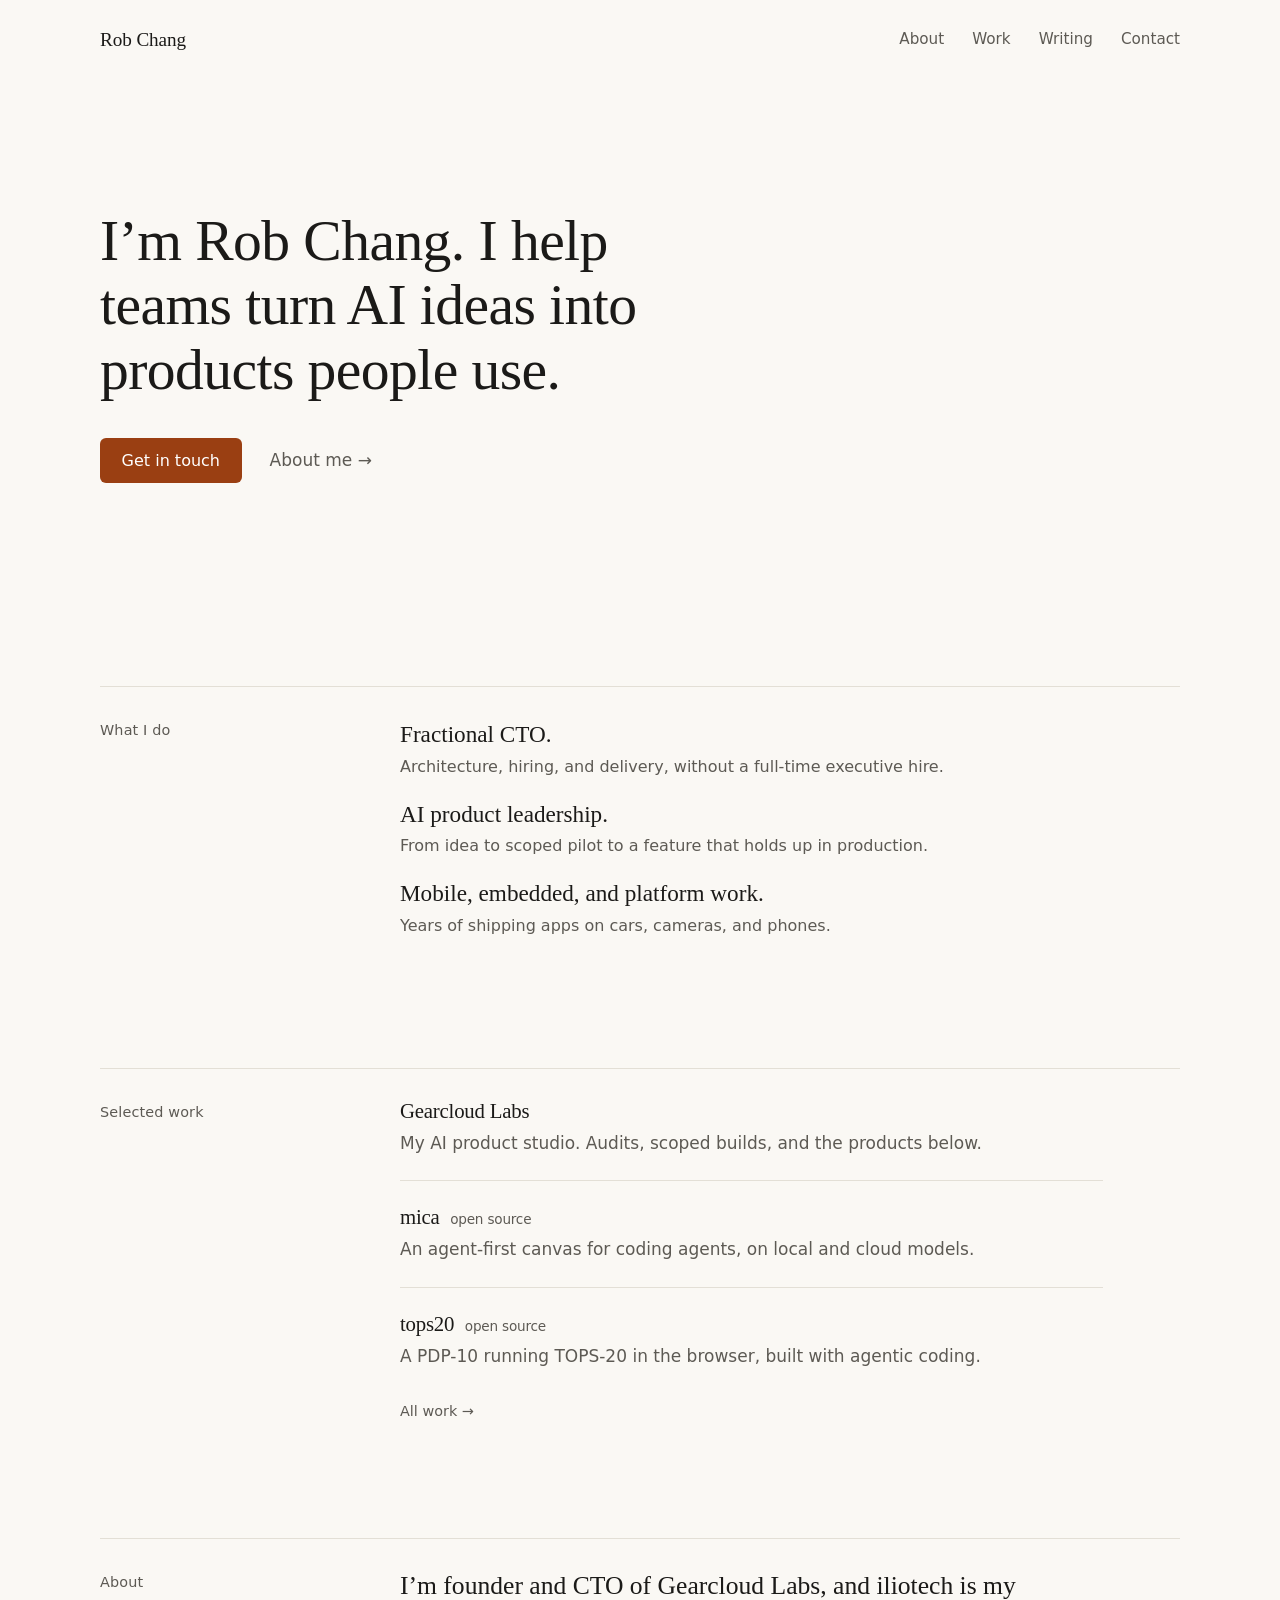
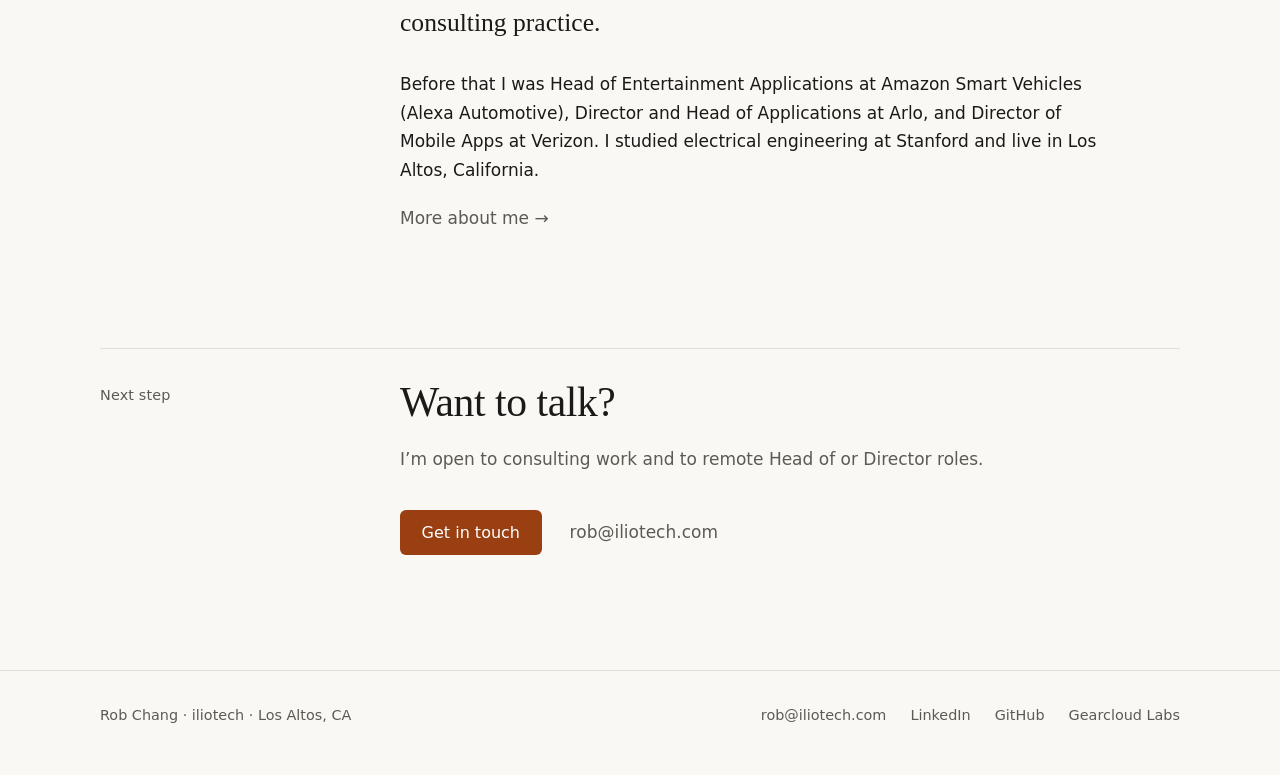
<file: index.html>
<!DOCTYPE html>
<html lang="en">
<head>
  <meta charset="utf-8">
  <meta name="viewport" content="width=device-width, initial-scale=1">
  <title>Rob Chang — iliotech | Fractional CTO and AI product leadership</title>
  <meta name="description" content="Rob Chang: fractional CTO and AI product leader. Founder &amp; CTO of Gearcloud Labs; previously Amazon Alexa Automotive, Arlo, Verizon. Stanford EE.">
  <meta name="author" content="Rob Chang">
  <link rel="canonical" href="https://iliotech.com/">
  <meta name="robots" content="index,follow">
  <meta name="theme-color" content="#faf8f4">
  <meta property="og:type" content="website">
  <meta property="og:site_name" content="iliotech">
  <meta property="og:title" content="Rob Chang — iliotech | Fractional CTO and AI product leadership">
  <meta property="og:description" content="Rob Chang: fractional CTO and AI product leader. Founder &amp; CTO of Gearcloud Labs; previously Amazon Alexa Automotive, Arlo, Verizon. Stanford EE.">
  <meta property="og:url" content="https://iliotech.com/">
  <meta property="og:image" content="https://iliotech.com/assets/og-default.svg">
  <meta name="twitter:card" content="summary_large_image">
  <meta name="twitter:title" content="Rob Chang — iliotech | Fractional CTO and AI product leadership">
  <meta name="twitter:description" content="Rob Chang: fractional CTO and AI product leader. Founder &amp; CTO of Gearcloud Labs; previously Amazon Alexa Automotive, Arlo, Verizon. Stanford EE.">
  <meta name="twitter:image" content="https://iliotech.com/assets/og-default.svg">
  <link rel="icon" href="./favicon.svg" type="image/svg+xml">
  <link rel="stylesheet" href="./css/styles.css">
<script type="application/ld+json">
{
  "@context": "https://schema.org",
  "@graph": [
    {
      "@type": "Person",
      "@id": "https://iliotech.com/#rob",
      "name": "Rob Chang",
      "jobTitle": "Fractional CTO / AI Product & Platform Leader",
      "url": "https://iliotech.com",
      "email": "rob@iliotech.com",
      "address": {
        "@type": "PostalAddress",
        "addressLocality": "Los Altos",
        "addressRegion": "CA",
        "addressCountry": "US"
      },
      "alumniOf": { "@type": "CollegeOrUniversity", "name": "Stanford University" },
      "worksFor": {
        "@type": "Organization",
        "name": "Gearcloud Labs",
        "url": "https://gearcloudlabs.com"
      },
      "sameAs": [
        "https://www.linkedin.com/in/robchang1",
        "https://github.com/robchang",
        "https://gearcloudlabs.com"
      ]
    },
    {
      "@type": "ProfessionalService",
      "@id": "https://iliotech.com/#consulting",
      "name": "iliotech",
      "url": "https://iliotech.com",
      "provider": { "@id": "https://iliotech.com/#rob" },
      "serviceType": [
        "Fractional CTO",
        "AI Product Leadership",
        "Mobile and Embedded Platform Leadership"
      ],
      "areaServed": "US"
    }
  ]
}
</script>

  <!-- TODO: privacy-friendly analytics (Plausible or GoatCounter). Example:
  <script defer data-domain="iliotech.com" src="https://plausible.io/js/script.js"></script>
  -->
</head>
<body>
<a class="skip-link" href="#main">Skip to content</a>
<header class="site-header">
  <div class="wrap nav">
    <a class="brand" href="./">Rob Chang</a>
    <button type="button" class="nav-toggle" aria-expanded="false" aria-controls="nav-menu">Menu</button>
    <nav aria-label="Primary" id="nav-menu" class="nav-links-wrap">
      <ul class="nav-links"><li><a href="./about/">About</a></li><li><a href="./work/">Work</a></li><li><a href="./insights/">Writing</a></li><li><a href="./contact/">Contact</a></li></ul>
    </nav>
  </div>
</header>

<main id="main">

  <section class="hero">
    <div class="wrap">
      <h1>I&rsquo;m Rob Chang. I help teams turn AI ideas into products people use.</h1>
      <div class="actions"><a class="btn" href="./contact/" data-utm-pass>Get in touch</a>
        <a class="quiet arrow" href="./about/">About me</a></div>
    </div>
  </section>
  <section class="section ">
    <div class="wrap split">
      <h2 class="label">What I do</h2>
      <div class="body">
        <ul class="lines">
          <li>Fractional CTO.<span>Architecture, hiring, and delivery, without a full-time executive hire.</span></li>
          <li>AI product leadership.<span>From idea to scoped pilot to a feature that holds up in production.</span></li>
          <li>Mobile, embedded, and platform work.<span>Years of shipping apps on cars, cameras, and phones.</span></li>
        </ul>
      </div>
    </div>
  </section>

  <section class="section ">
    <div class="wrap split">
      <h2 class="label">Selected work</h2>
      <div class="body">
        <ul class="rows">
          <li>
            <h3><a href="https://gearcloudlabs.com" rel="noopener">Gearcloud Labs</a></h3>
            <p>My AI product studio. Audits, scoped builds, and the products below.</p>
          </li>
          <li>
            <h3><a href="https://github.com/mica-agent" rel="noopener">mica</a> <span class="tag">open source</span></h3>
            <p>An agent-first canvas for coding agents, on local and cloud models.</p>
          </li>
          <li>
            <h3><a href="https://github.com/robchang/tops20" rel="noopener">tops20</a> <span class="tag">open source</span></h3>
            <p>A PDP-10 running TOPS-20 in the browser, built with agentic coding.</p>
          </li>
        </ul>
        <p class="small" style="margin-top:1.75rem"><a class="quiet arrow" href="./work/">All work</a></p>
      </div>
    </div>
  </section>

  <section class="section ">
    <div class="wrap split">
      <h2 class="label">About</h2>
      <div class="body">
        <p class="big">I&rsquo;m founder and CTO of Gearcloud Labs, and iliotech is my consulting practice.</p>
        <p>Before that I was Head of Entertainment Applications at Amazon Smart Vehicles (Alexa Automotive), Director and Head of Applications at Arlo, and Director of Mobile Apps at Verizon. I studied electrical engineering at Stanford and live in Los Altos, California.</p>
        <p><a class="quiet arrow" href="./about/">More about me</a></p>
      </div>
    </div>
  </section>

  <section class="closing">
    <div class="wrap split">
      <p class="label">Next step</p>
      <div class="body">
        <h2>Want to talk?</h2>
        <p class="muted">I&rsquo;m open to consulting work and to remote Head of or Director roles.</p>
        <div class="actions">
          <a class="btn" href="./contact/" data-utm-pass>Get in touch</a>
          <a class="quiet" href="mailto:rob@iliotech.com">rob@iliotech.com</a>
        </div>
        <!-- TODO: swap the contact link for a Cal.com (or similar) booking URL when ready. -->
      </div>
    </div>
  </section>
</main>

<footer class="site-footer">
  <div class="wrap footer-inner">
    <p>Rob Chang &middot; iliotech &middot; Los Altos, CA</p>
    <ul class="footer-links"><li><a href="mailto:rob@iliotech.com">rob@iliotech.com</a></li> <li><a href="https://www.linkedin.com/in/robchang1" rel="noopener">LinkedIn</a></li> <li><a href="https://github.com/robchang" rel="noopener">GitHub</a></li> <li><a href="https://gearcloudlabs.com" rel="noopener">Gearcloud Labs</a></li></ul>
  </div>
</footer>
<script src="./js/main.js" defer></script>
</body>
</html>
</file>
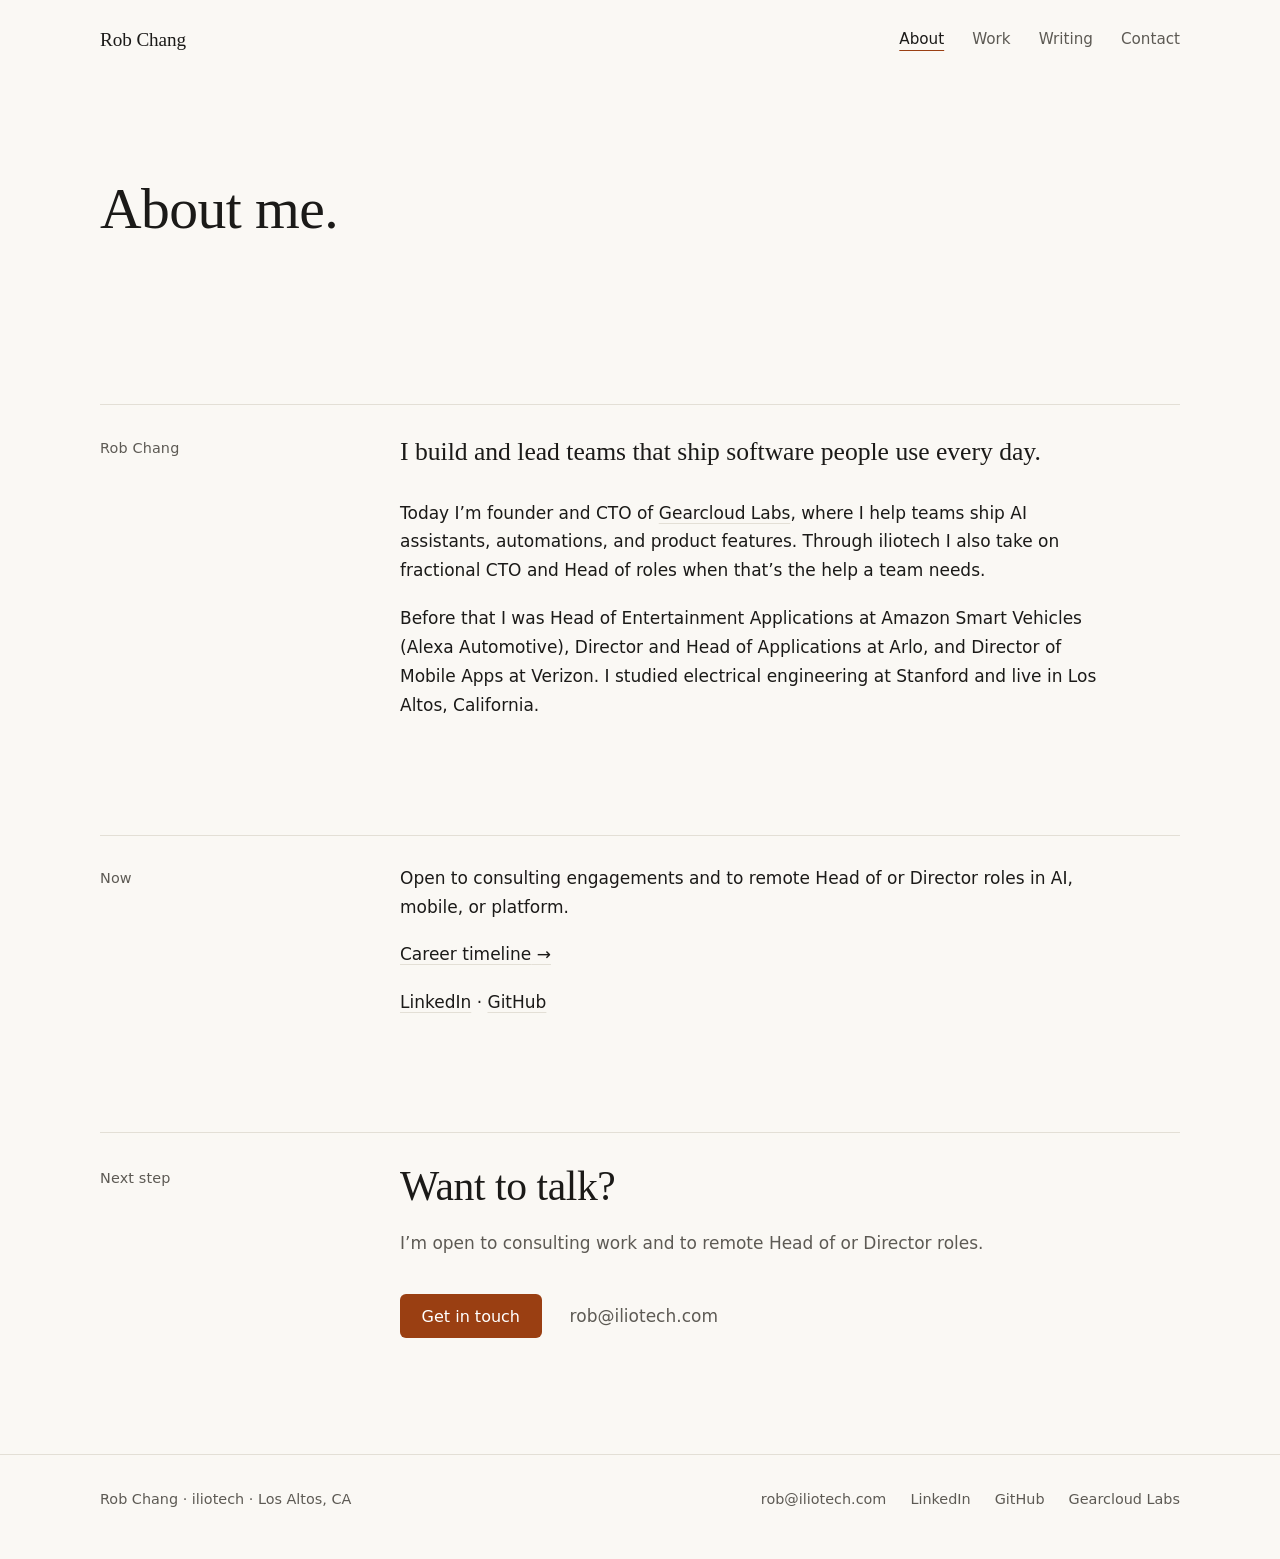
<file: about/index.html>
<!DOCTYPE html>
<html lang="en">
<head>
  <meta charset="utf-8">
  <meta name="viewport" content="width=device-width, initial-scale=1">
  <title>About Rob Chang — iliotech</title>
  <meta name="description" content="Founder &amp; CTO of Gearcloud Labs. Previously Amazon Alexa Automotive, Arlo, and Verizon. Stanford EE. Los Altos, CA; works remotely.">
  <meta name="author" content="Rob Chang">
  <link rel="canonical" href="https://iliotech.com/about/">
  <meta name="robots" content="index,follow">
  <meta name="theme-color" content="#faf8f4">
  <meta property="og:type" content="website">
  <meta property="og:site_name" content="iliotech">
  <meta property="og:title" content="About Rob Chang — iliotech">
  <meta property="og:description" content="Founder &amp; CTO of Gearcloud Labs. Previously Amazon Alexa Automotive, Arlo, and Verizon. Stanford EE. Los Altos, CA; works remotely.">
  <meta property="og:url" content="https://iliotech.com/about/">
  <meta property="og:image" content="https://iliotech.com/assets/og-default.svg">
  <meta name="twitter:card" content="summary_large_image">
  <meta name="twitter:title" content="About Rob Chang — iliotech">
  <meta name="twitter:description" content="Founder &amp; CTO of Gearcloud Labs. Previously Amazon Alexa Automotive, Arlo, and Verizon. Stanford EE. Los Altos, CA; works remotely.">
  <meta name="twitter:image" content="https://iliotech.com/assets/og-default.svg">
  <link rel="icon" href="../favicon.svg" type="image/svg+xml">
  <link rel="stylesheet" href="../css/styles.css">
  <!-- TODO: privacy-friendly analytics (Plausible or GoatCounter). Example:
  <script defer data-domain="iliotech.com" src="https://plausible.io/js/script.js"></script>
  -->
</head>
<body>
<a class="skip-link" href="#main">Skip to content</a>
<header class="site-header">
  <div class="wrap nav">
    <a class="brand" href="../">Rob Chang</a>
    <button type="button" class="nav-toggle" aria-expanded="false" aria-controls="nav-menu">Menu</button>
    <nav aria-label="Primary" id="nav-menu" class="nav-links-wrap">
      <ul class="nav-links"><li><a href="../about/" aria-current="page">About</a></li><li><a href="../work/">Work</a></li><li><a href="../insights/">Writing</a></li><li><a href="../contact/">Contact</a></li></ul>
    </nav>
  </div>
</header>

<main id="main">

  <section class="page-hero">
    <div class="wrap">
      <h1>About me.</h1>
    </div>
  </section>
  <section class="section ">
    <div class="wrap split">
      <h2 class="label">Rob Chang</h2>
      <div class="body">
        <!-- TODO: add a headshot here (img with alt="Rob Chang"), ~640px wide, once available. -->
        <p class="big">I build and lead teams that ship software people use every day.</p>
        <p>Today I&rsquo;m founder and CTO of <a href="https://gearcloudlabs.com">Gearcloud Labs</a>, where I help teams ship AI assistants, automations, and product features. Through iliotech I also take on fractional CTO and Head of roles when that&rsquo;s the help a team needs.</p>
        <p>Before that I was Head of Entertainment Applications at Amazon Smart Vehicles (Alexa Automotive), Director and Head of Applications at Arlo, and Director of Mobile Apps at Verizon. I studied electrical engineering at Stanford and live in Los Altos, California.</p>
      </div>
    </div>
  </section>

  <section class="section ">
    <div class="wrap split">
      <h2 class="label">Now</h2>
      <div class="body">
        <p>Open to consulting engagements and to remote Head of or Director roles in AI, mobile, or platform.</p>
        <p><a class="arrow" href="../experience/">Career timeline</a></p>
        <p><a href="https://www.linkedin.com/in/robchang1" rel="noopener">LinkedIn</a> &middot; <a href="https://github.com/robchang" rel="noopener">GitHub</a></p>
      </div>
    </div>
  </section>

  <section class="closing">
    <div class="wrap split">
      <p class="label">Next step</p>
      <div class="body">
        <h2>Want to talk?</h2>
        <p class="muted">I&rsquo;m open to consulting work and to remote Head of or Director roles.</p>
        <div class="actions">
          <a class="btn" href="../contact/" data-utm-pass>Get in touch</a>
          <a class="quiet" href="mailto:rob@iliotech.com">rob@iliotech.com</a>
        </div>
        <!-- TODO: swap the contact link for a Cal.com (or similar) booking URL when ready. -->
      </div>
    </div>
  </section>
</main>

<footer class="site-footer">
  <div class="wrap footer-inner">
    <p>Rob Chang &middot; iliotech &middot; Los Altos, CA</p>
    <ul class="footer-links"><li><a href="mailto:rob@iliotech.com">rob@iliotech.com</a></li> <li><a href="https://www.linkedin.com/in/robchang1" rel="noopener">LinkedIn</a></li> <li><a href="https://github.com/robchang" rel="noopener">GitHub</a></li> <li><a href="https://gearcloudlabs.com" rel="noopener">Gearcloud Labs</a></li></ul>
  </div>
</footer>
<script src="../js/main.js" defer></script>
</body>
</html>
</file>
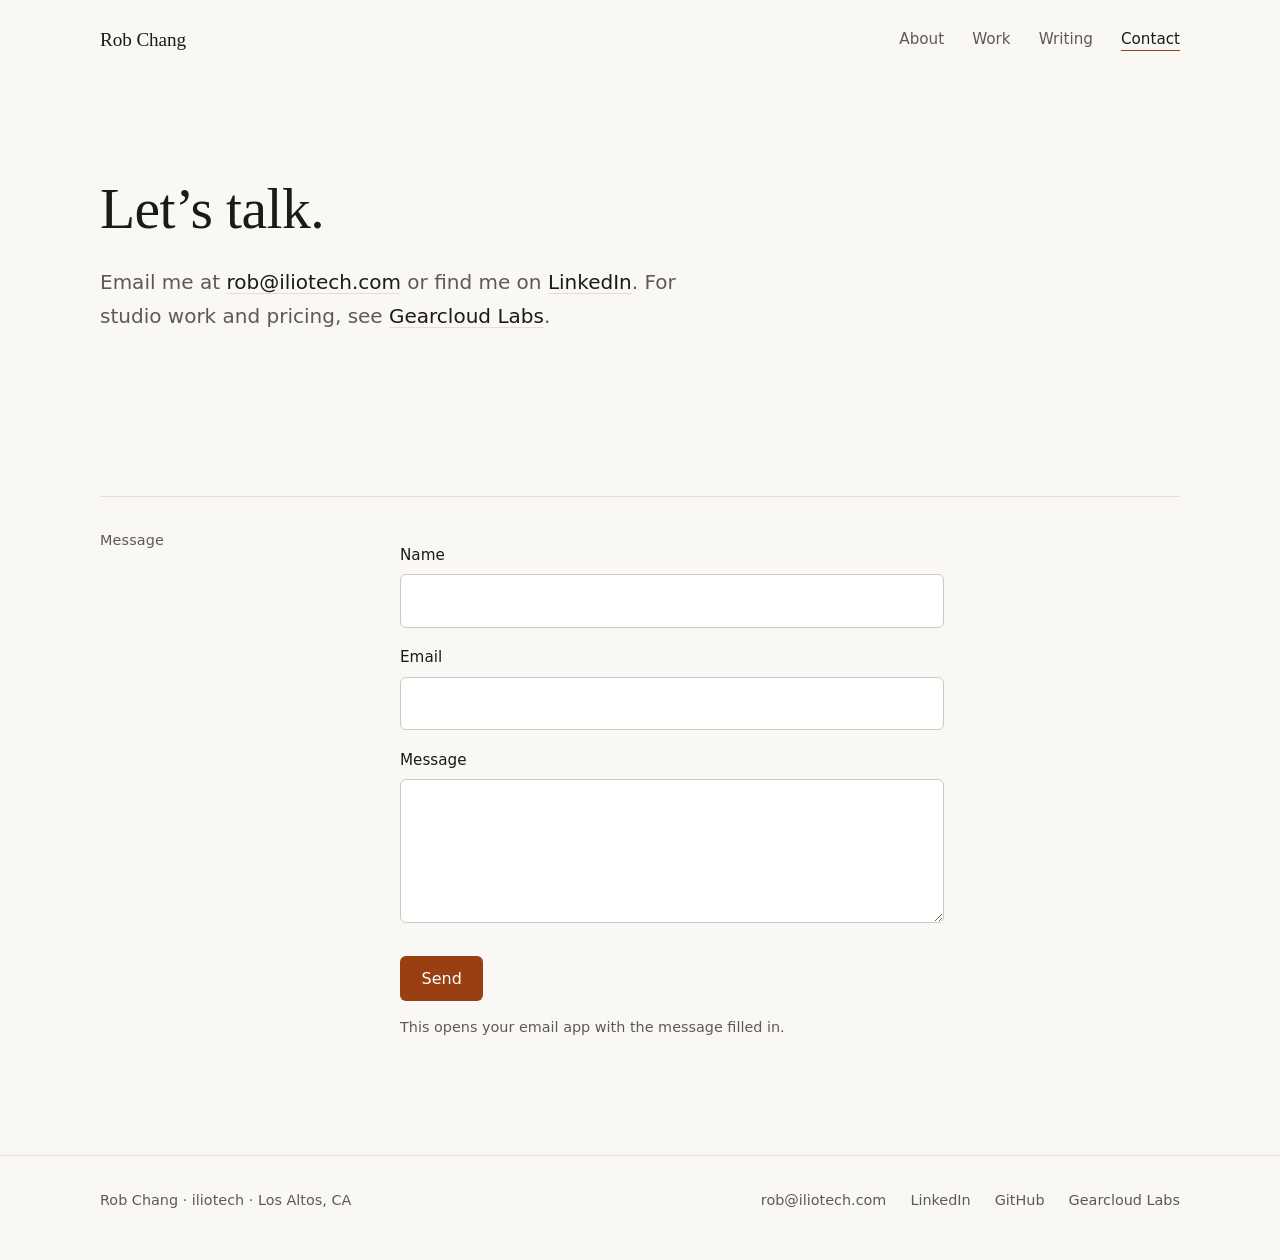
<file: contact/index.html>
<!DOCTYPE html>
<html lang="en">
<head>
  <meta charset="utf-8">
  <meta name="viewport" content="width=device-width, initial-scale=1">
  <title>Contact — Rob Chang / iliotech</title>
  <meta name="description" content="Email rob@iliotech.com. Open to consulting and remote Head/Director roles.">
  <meta name="author" content="Rob Chang">
  <link rel="canonical" href="https://iliotech.com/contact/">
  <meta name="robots" content="index,follow">
  <meta name="theme-color" content="#faf8f4">
  <meta property="og:type" content="website">
  <meta property="og:site_name" content="iliotech">
  <meta property="og:title" content="Contact — Rob Chang / iliotech">
  <meta property="og:description" content="Email rob@iliotech.com. Open to consulting and remote Head/Director roles.">
  <meta property="og:url" content="https://iliotech.com/contact/">
  <meta property="og:image" content="https://iliotech.com/assets/og-default.svg">
  <meta name="twitter:card" content="summary_large_image">
  <meta name="twitter:title" content="Contact — Rob Chang / iliotech">
  <meta name="twitter:description" content="Email rob@iliotech.com. Open to consulting and remote Head/Director roles.">
  <meta name="twitter:image" content="https://iliotech.com/assets/og-default.svg">
  <link rel="icon" href="../favicon.svg" type="image/svg+xml">
  <link rel="stylesheet" href="../css/styles.css">
  <!-- TODO: privacy-friendly analytics (Plausible or GoatCounter). Example:
  <script defer data-domain="iliotech.com" src="https://plausible.io/js/script.js"></script>
  -->
</head>
<body>
<a class="skip-link" href="#main">Skip to content</a>
<header class="site-header">
  <div class="wrap nav">
    <a class="brand" href="../">Rob Chang</a>
    <button type="button" class="nav-toggle" aria-expanded="false" aria-controls="nav-menu">Menu</button>
    <nav aria-label="Primary" id="nav-menu" class="nav-links-wrap">
      <ul class="nav-links"><li><a href="../about/">About</a></li><li><a href="../work/">Work</a></li><li><a href="../insights/">Writing</a></li><li><a href="../contact/" aria-current="page">Contact</a></li></ul>
    </nav>
  </div>
</header>

<main id="main">

  <section class="page-hero">
    <div class="wrap">
      <h1>Let&rsquo;s talk.</h1>
      <p class="lede">Email me at <a href="mailto:rob@iliotech.com">rob@iliotech.com</a> or find me on <a href="https://www.linkedin.com/in/robchang1" rel="noopener">LinkedIn</a>. For studio work and pricing, see <a href="https://gearcloudlabs.com/offers/">Gearcloud Labs</a>.</p>
    </div>
  </section>
  <section class="section" style="padding-bottom:var(--space)">
    <div class="wrap split">
      <h2 class="label">Message</h2>
      <div class="body">
        <!-- TODO: swap the contact link for a Cal.com (or similar) booking URL when ready. -->
        <!-- TODO: form endpoint. Set data-endpoint to a Formspree (or similar) URL and add action/method; until then JS opens a prefilled email. -->
        <form class="form" id="contact-form" method="post" action="#"
              data-endpoint="TODO-formspree-or-similar" data-mailto="rob@iliotech.com">
          <label for="name">Name</label>
          <input id="name" name="name" autocomplete="name" required>
          <label for="email">Email</label>
          <input id="email" name="email" type="email" autocomplete="email" required>
          <label for="message">Message</label>
          <textarea id="message" name="message" required></textarea>
          <button class="btn" type="submit">Send</button>
          <p class="hint">This opens your email app with the message filled in.</p>
        </form>
      </div>
    </div>
  </section>

</main>

<footer class="site-footer">
  <div class="wrap footer-inner">
    <p>Rob Chang &middot; iliotech &middot; Los Altos, CA</p>
    <ul class="footer-links"><li><a href="mailto:rob@iliotech.com">rob@iliotech.com</a></li> <li><a href="https://www.linkedin.com/in/robchang1" rel="noopener">LinkedIn</a></li> <li><a href="https://github.com/robchang" rel="noopener">GitHub</a></li> <li><a href="https://gearcloudlabs.com" rel="noopener">Gearcloud Labs</a></li></ul>
  </div>
</footer>
<script src="../js/main.js" defer></script>
</body>
</html>
</file>
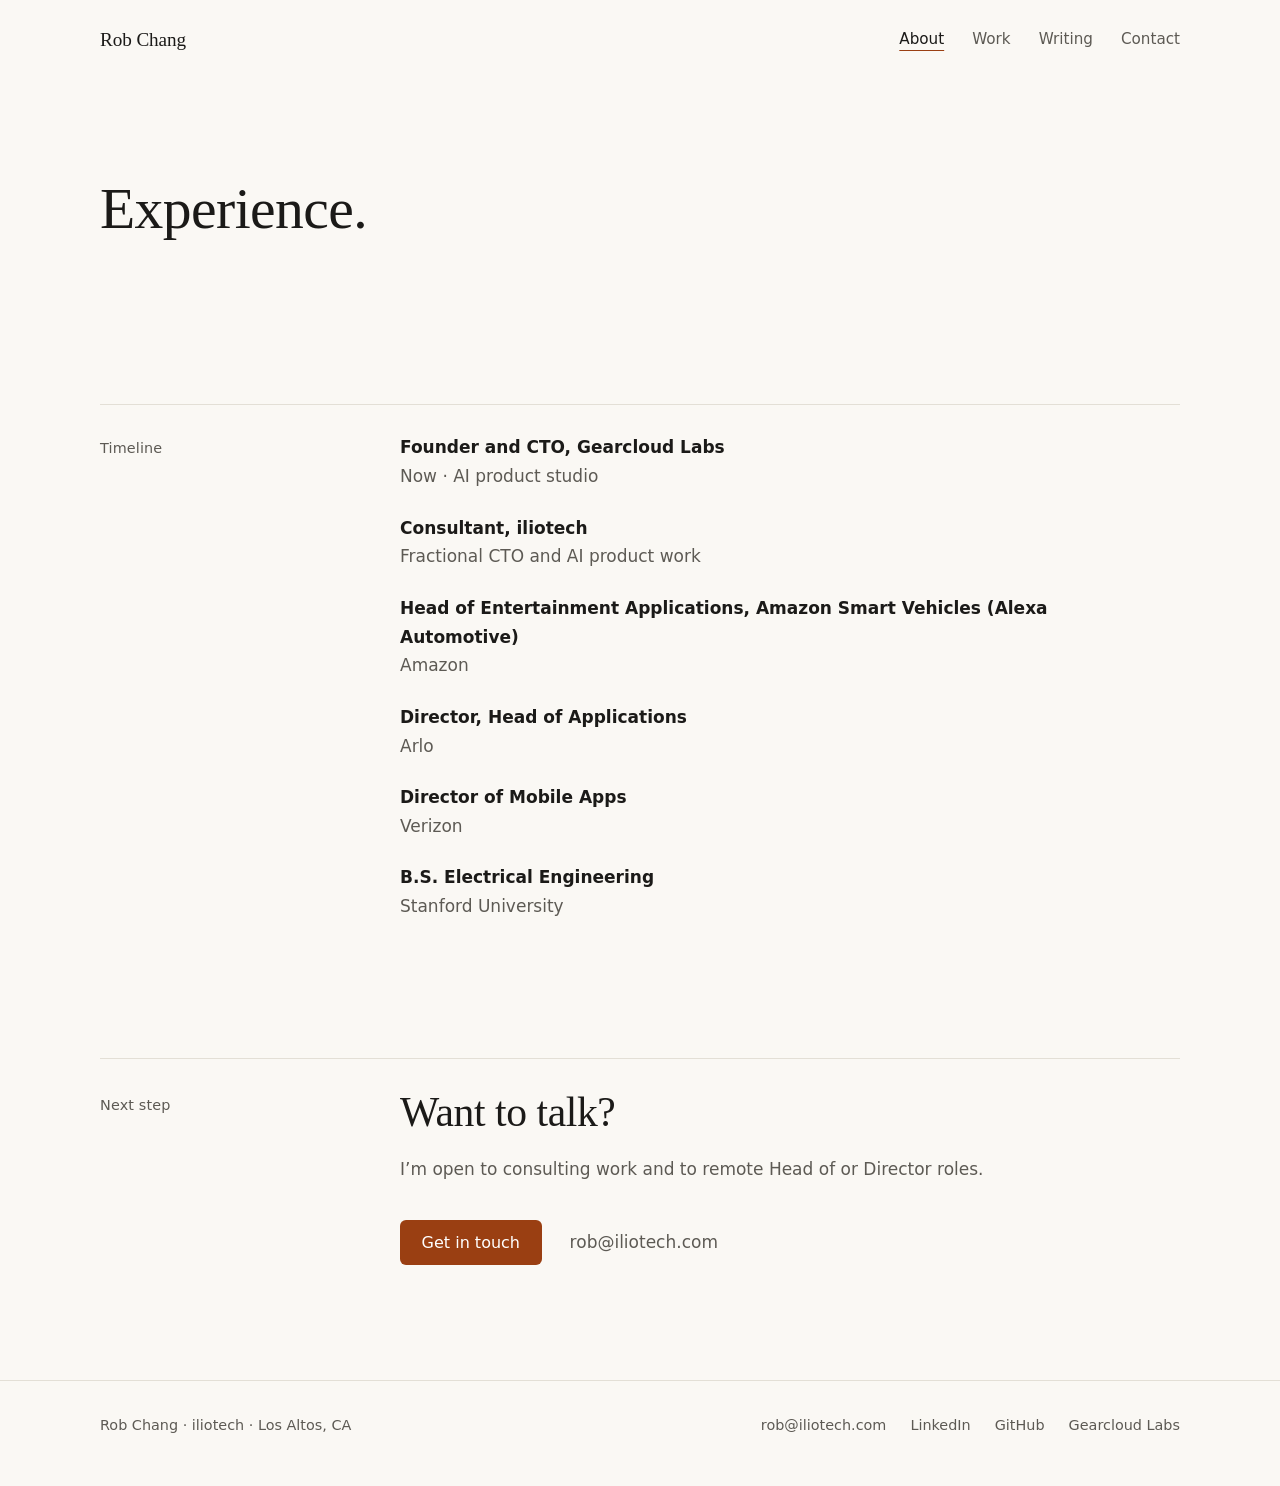
<file: experience/index.html>
<!DOCTYPE html>
<html lang="en">
<head>
  <meta charset="utf-8">
  <meta name="viewport" content="width=device-width, initial-scale=1">
  <title>Experience — Rob Chang / iliotech</title>
  <meta name="description" content="Career timeline: Gearcloud Labs, iliotech, Amazon Alexa Automotive, Arlo, Verizon, Stanford EE.">
  <meta name="author" content="Rob Chang">
  <link rel="canonical" href="https://iliotech.com/experience/">
  <meta name="robots" content="index,follow">
  <meta name="theme-color" content="#faf8f4">
  <meta property="og:type" content="website">
  <meta property="og:site_name" content="iliotech">
  <meta property="og:title" content="Experience — Rob Chang / iliotech">
  <meta property="og:description" content="Career timeline: Gearcloud Labs, iliotech, Amazon Alexa Automotive, Arlo, Verizon, Stanford EE.">
  <meta property="og:url" content="https://iliotech.com/experience/">
  <meta property="og:image" content="https://iliotech.com/assets/og-default.svg">
  <meta name="twitter:card" content="summary_large_image">
  <meta name="twitter:title" content="Experience — Rob Chang / iliotech">
  <meta name="twitter:description" content="Career timeline: Gearcloud Labs, iliotech, Amazon Alexa Automotive, Arlo, Verizon, Stanford EE.">
  <meta name="twitter:image" content="https://iliotech.com/assets/og-default.svg">
  <link rel="icon" href="../favicon.svg" type="image/svg+xml">
  <link rel="stylesheet" href="../css/styles.css">
  <!-- TODO: privacy-friendly analytics (Plausible or GoatCounter). Example:
  <script defer data-domain="iliotech.com" src="https://plausible.io/js/script.js"></script>
  -->
</head>
<body>
<a class="skip-link" href="#main">Skip to content</a>
<header class="site-header">
  <div class="wrap nav">
    <a class="brand" href="../">Rob Chang</a>
    <button type="button" class="nav-toggle" aria-expanded="false" aria-controls="nav-menu">Menu</button>
    <nav aria-label="Primary" id="nav-menu" class="nav-links-wrap">
      <ul class="nav-links"><li><a href="../about/" aria-current="page">About</a></li><li><a href="../work/">Work</a></li><li><a href="../insights/">Writing</a></li><li><a href="../contact/">Contact</a></li></ul>
    </nav>
  </div>
</header>

<main id="main">

  <section class="page-hero">
    <div class="wrap">
      <h1>Experience.</h1>
    </div>
  </section>
  <section class="section ">
    <div class="wrap split">
      <h2 class="label">Timeline</h2>
      <div class="body">
        <!-- TODO: add exact year ranges only once verified. -->
        <ol class="timeline">
          <li><strong>Founder and CTO, Gearcloud Labs</strong><span class="muted">Now &middot; AI product studio</span></li>
          <li><strong>Consultant, iliotech</strong><span class="muted">Fractional CTO and AI product work</span></li>
          <li><strong>Head of Entertainment Applications, Amazon Smart Vehicles (Alexa Automotive)</strong><span class="muted">Amazon</span></li>
          <li><strong>Director, Head of Applications</strong><span class="muted">Arlo</span></li>
          <li><strong>Director of Mobile Apps</strong><span class="muted">Verizon</span></li>
          <li><strong>B.S. Electrical Engineering</strong><span class="muted">Stanford University</span></li>
        </ol>
      </div>
    </div>
  </section>

  <section class="closing">
    <div class="wrap split">
      <p class="label">Next step</p>
      <div class="body">
        <h2>Want to talk?</h2>
        <p class="muted">I&rsquo;m open to consulting work and to remote Head of or Director roles.</p>
        <div class="actions">
          <a class="btn" href="../contact/" data-utm-pass>Get in touch</a>
          <a class="quiet" href="mailto:rob@iliotech.com">rob@iliotech.com</a>
        </div>
        <!-- TODO: swap the contact link for a Cal.com (or similar) booking URL when ready. -->
      </div>
    </div>
  </section>
</main>

<footer class="site-footer">
  <div class="wrap footer-inner">
    <p>Rob Chang &middot; iliotech &middot; Los Altos, CA</p>
    <ul class="footer-links"><li><a href="mailto:rob@iliotech.com">rob@iliotech.com</a></li> <li><a href="https://www.linkedin.com/in/robchang1" rel="noopener">LinkedIn</a></li> <li><a href="https://github.com/robchang" rel="noopener">GitHub</a></li> <li><a href="https://gearcloudlabs.com" rel="noopener">Gearcloud Labs</a></li></ul>
  </div>
</footer>
<script src="../js/main.js" defer></script>
</body>
</html>
</file>
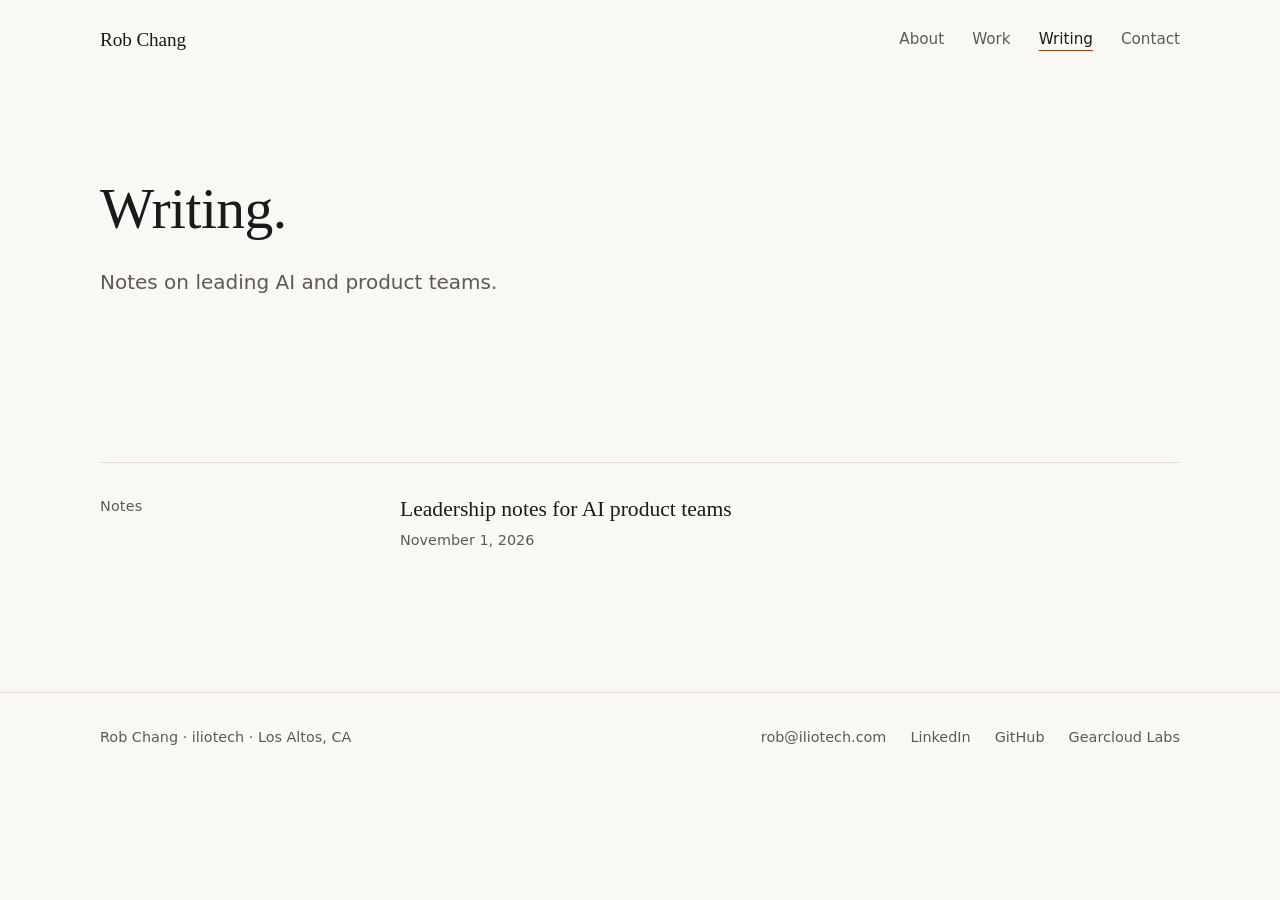
<file: insights/index.html>
<!DOCTYPE html>
<html lang="en">
<head>
  <meta charset="utf-8">
  <meta name="viewport" content="width=device-width, initial-scale=1">
  <title>Writing — Rob Chang / iliotech</title>
  <meta name="description" content="Leadership and product notes from Rob Chang.">
  <meta name="author" content="Rob Chang">
  <link rel="canonical" href="https://iliotech.com/insights/">
  <meta name="robots" content="index,follow">
  <meta name="theme-color" content="#faf8f4">
  <meta property="og:type" content="website">
  <meta property="og:site_name" content="iliotech">
  <meta property="og:title" content="Writing — Rob Chang / iliotech">
  <meta property="og:description" content="Leadership and product notes from Rob Chang.">
  <meta property="og:url" content="https://iliotech.com/insights/">
  <meta property="og:image" content="https://iliotech.com/assets/og-default.svg">
  <meta name="twitter:card" content="summary_large_image">
  <meta name="twitter:title" content="Writing — Rob Chang / iliotech">
  <meta name="twitter:description" content="Leadership and product notes from Rob Chang.">
  <meta name="twitter:image" content="https://iliotech.com/assets/og-default.svg">
  <link rel="icon" href="../favicon.svg" type="image/svg+xml">
  <link rel="stylesheet" href="../css/styles.css">
  <!-- TODO: privacy-friendly analytics (Plausible or GoatCounter). Example:
  <script defer data-domain="iliotech.com" src="https://plausible.io/js/script.js"></script>
  -->
</head>
<body>
<a class="skip-link" href="#main">Skip to content</a>
<header class="site-header">
  <div class="wrap nav">
    <a class="brand" href="../">Rob Chang</a>
    <button type="button" class="nav-toggle" aria-expanded="false" aria-controls="nav-menu">Menu</button>
    <nav aria-label="Primary" id="nav-menu" class="nav-links-wrap">
      <ul class="nav-links"><li><a href="../about/">About</a></li><li><a href="../work/">Work</a></li><li><a href="../insights/" aria-current="page">Writing</a></li><li><a href="../contact/">Contact</a></li></ul>
    </nav>
  </div>
</header>

<main id="main">

  <section class="page-hero">
    <div class="wrap">
      <h1>Writing.</h1>
      <p class="lede">Notes on leading AI and product teams.</p>
    </div>
  </section>
  <section class="section ">
    <div class="wrap split">
      <h2 class="label">Notes</h2>
      <div class="body">
        <ul class="posts">
          <li><a href="../insights/leadership-notes-ai-product.html">Leadership notes for AI product teams</a><span class="date">November 1, 2026</span></li>
        </ul>
        <!-- New post: copy /templates/insight.html into /insights/, then add an <li> above and a sitemap entry. -->
      </div>
    </div>
  </section>

</main>

<footer class="site-footer">
  <div class="wrap footer-inner">
    <p>Rob Chang &middot; iliotech &middot; Los Altos, CA</p>
    <ul class="footer-links"><li><a href="mailto:rob@iliotech.com">rob@iliotech.com</a></li> <li><a href="https://www.linkedin.com/in/robchang1" rel="noopener">LinkedIn</a></li> <li><a href="https://github.com/robchang" rel="noopener">GitHub</a></li> <li><a href="https://gearcloudlabs.com" rel="noopener">Gearcloud Labs</a></li></ul>
  </div>
</footer>
<script src="../js/main.js" defer></script>
</body>
</html>
</file>
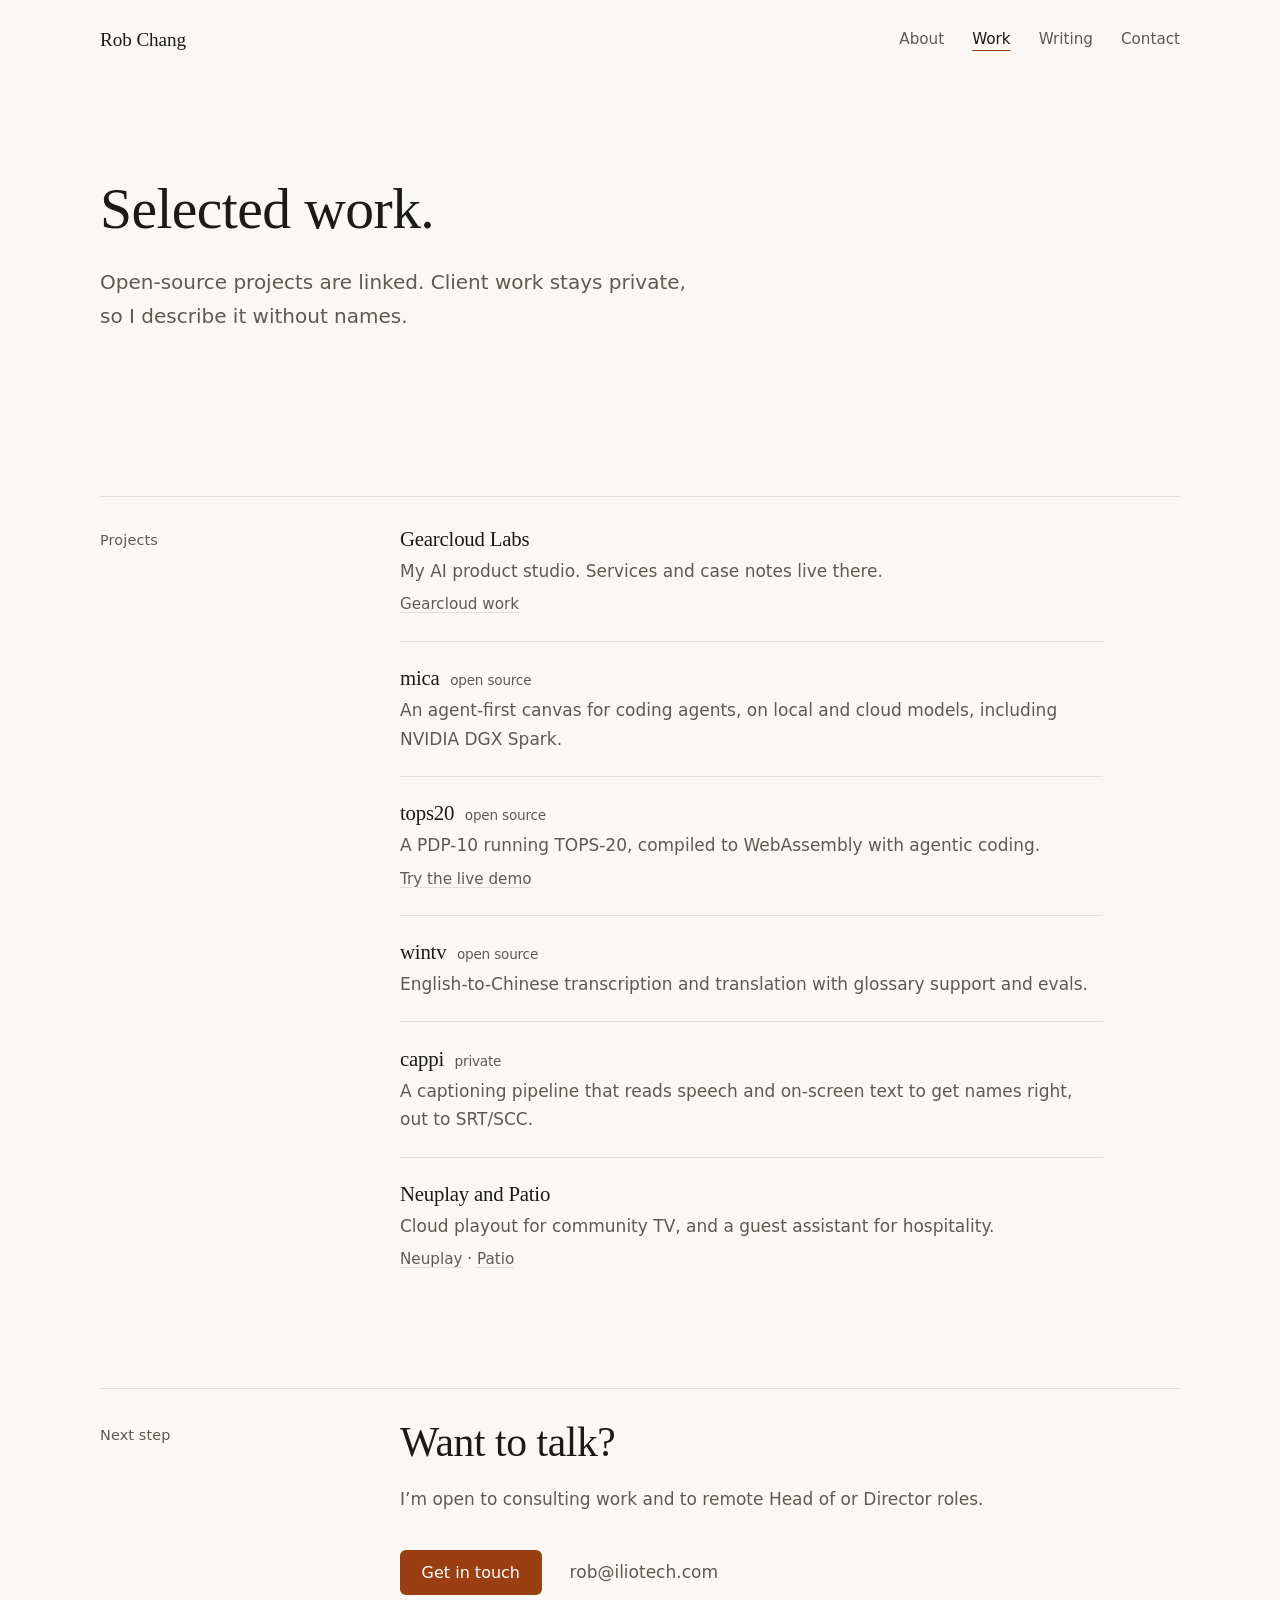
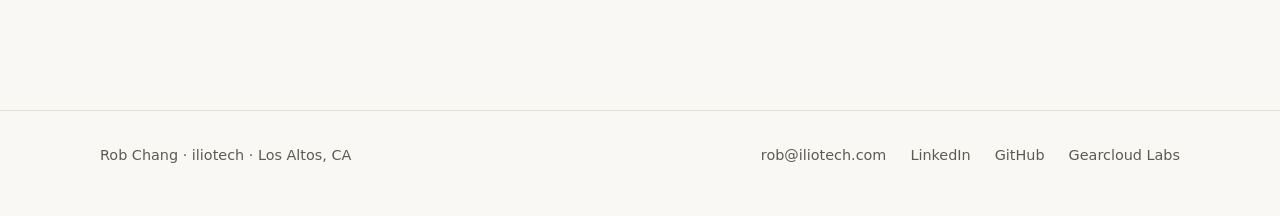
<file: work/index.html>
<!DOCTYPE html>
<html lang="en">
<head>
  <meta charset="utf-8">
  <meta name="viewport" content="width=device-width, initial-scale=1">
  <title>Selected work — Rob Chang / iliotech</title>
  <meta name="description" content="Public projects (mica, tops20, wintv) and products built at Gearcloud Labs.">
  <meta name="author" content="Rob Chang">
  <link rel="canonical" href="https://iliotech.com/work/">
  <meta name="robots" content="index,follow">
  <meta name="theme-color" content="#faf8f4">
  <meta property="og:type" content="website">
  <meta property="og:site_name" content="iliotech">
  <meta property="og:title" content="Selected work — Rob Chang / iliotech">
  <meta property="og:description" content="Public projects (mica, tops20, wintv) and products built at Gearcloud Labs.">
  <meta property="og:url" content="https://iliotech.com/work/">
  <meta property="og:image" content="https://iliotech.com/assets/og-default.svg">
  <meta name="twitter:card" content="summary_large_image">
  <meta name="twitter:title" content="Selected work — Rob Chang / iliotech">
  <meta name="twitter:description" content="Public projects (mica, tops20, wintv) and products built at Gearcloud Labs.">
  <meta name="twitter:image" content="https://iliotech.com/assets/og-default.svg">
  <link rel="icon" href="../favicon.svg" type="image/svg+xml">
  <link rel="stylesheet" href="../css/styles.css">
  <!-- TODO: privacy-friendly analytics (Plausible or GoatCounter). Example:
  <script defer data-domain="iliotech.com" src="https://plausible.io/js/script.js"></script>
  -->
</head>
<body>
<a class="skip-link" href="#main">Skip to content</a>
<header class="site-header">
  <div class="wrap nav">
    <a class="brand" href="../">Rob Chang</a>
    <button type="button" class="nav-toggle" aria-expanded="false" aria-controls="nav-menu">Menu</button>
    <nav aria-label="Primary" id="nav-menu" class="nav-links-wrap">
      <ul class="nav-links"><li><a href="../about/">About</a></li><li><a href="../work/" aria-current="page">Work</a></li><li><a href="../insights/">Writing</a></li><li><a href="../contact/">Contact</a></li></ul>
    </nav>
  </div>
</header>

<main id="main">

  <section class="page-hero">
    <div class="wrap">
      <h1>Selected work.</h1>
      <p class="lede">Open-source projects are linked. Client work stays private, so I describe it without names.</p>
    </div>
  </section>
  <section class="section ">
    <div class="wrap split">
      <h2 class="label">Projects</h2>
      <div class="body">
        <ul class="rows">
          <li>
            <h3><a href="https://gearcloudlabs.com" rel="noopener">Gearcloud Labs</a></h3>
            <p>My AI product studio. Services and case notes live there.</p>
            <p class="meta"><a href="https://gearcloudlabs.com/work/">Gearcloud work</a></p>
          </li>
          <li>
            <h3><a href="https://github.com/mica-agent" rel="noopener">mica</a> <span class="tag">open source</span></h3>
            <p>An agent-first canvas for coding agents, on local and cloud models, including NVIDIA DGX Spark.</p>
          </li>
          <li>
            <h3><a href="https://github.com/robchang/tops20" rel="noopener">tops20</a> <span class="tag">open source</span></h3>
            <p>A PDP-10 running TOPS-20, compiled to WebAssembly with agentic coding.</p>
            <p class="meta"><a href="https://huggingface.co/spaces/robchang/tops20" rel="noopener">Try the live demo</a></p>
          </li>
          <li>
            <h3><a href="https://github.com/robchang/wintv" rel="noopener">wintv</a> <span class="tag">open source</span></h3>
            <p>English-to-Chinese transcription and translation with glossary support and evals.</p>
          </li>
          <li>
            <h3>cappi <span class="tag">private</span></h3>
            <p>A captioning pipeline that reads speech and on-screen text to get names right, out to SRT/SCC.</p>
          </li>
          <li>
            <h3>Neuplay and Patio</h3>
            <p>Cloud playout for community TV, and a guest assistant for hospitality.</p>
            <p class="meta"><a href="https://gearcloudlabs.com/neuplay/">Neuplay</a> &middot; <a href="https://gearcloudlabs.com/hospitality/">Patio</a></p>
          </li>
        </ul>
      </div>
    </div>
  </section>

  <section class="closing">
    <div class="wrap split">
      <p class="label">Next step</p>
      <div class="body">
        <h2>Want to talk?</h2>
        <p class="muted">I&rsquo;m open to consulting work and to remote Head of or Director roles.</p>
        <div class="actions">
          <a class="btn" href="../contact/" data-utm-pass>Get in touch</a>
          <a class="quiet" href="mailto:rob@iliotech.com">rob@iliotech.com</a>
        </div>
        <!-- TODO: swap the contact link for a Cal.com (or similar) booking URL when ready. -->
      </div>
    </div>
  </section>
</main>

<footer class="site-footer">
  <div class="wrap footer-inner">
    <p>Rob Chang &middot; iliotech &middot; Los Altos, CA</p>
    <ul class="footer-links"><li><a href="mailto:rob@iliotech.com">rob@iliotech.com</a></li> <li><a href="https://www.linkedin.com/in/robchang1" rel="noopener">LinkedIn</a></li> <li><a href="https://github.com/robchang" rel="noopener">GitHub</a></li> <li><a href="https://gearcloudlabs.com" rel="noopener">Gearcloud Labs</a></li></ul>
  </div>
</footer>
<script src="../js/main.js" defer></script>
</body>
</html>
</file>
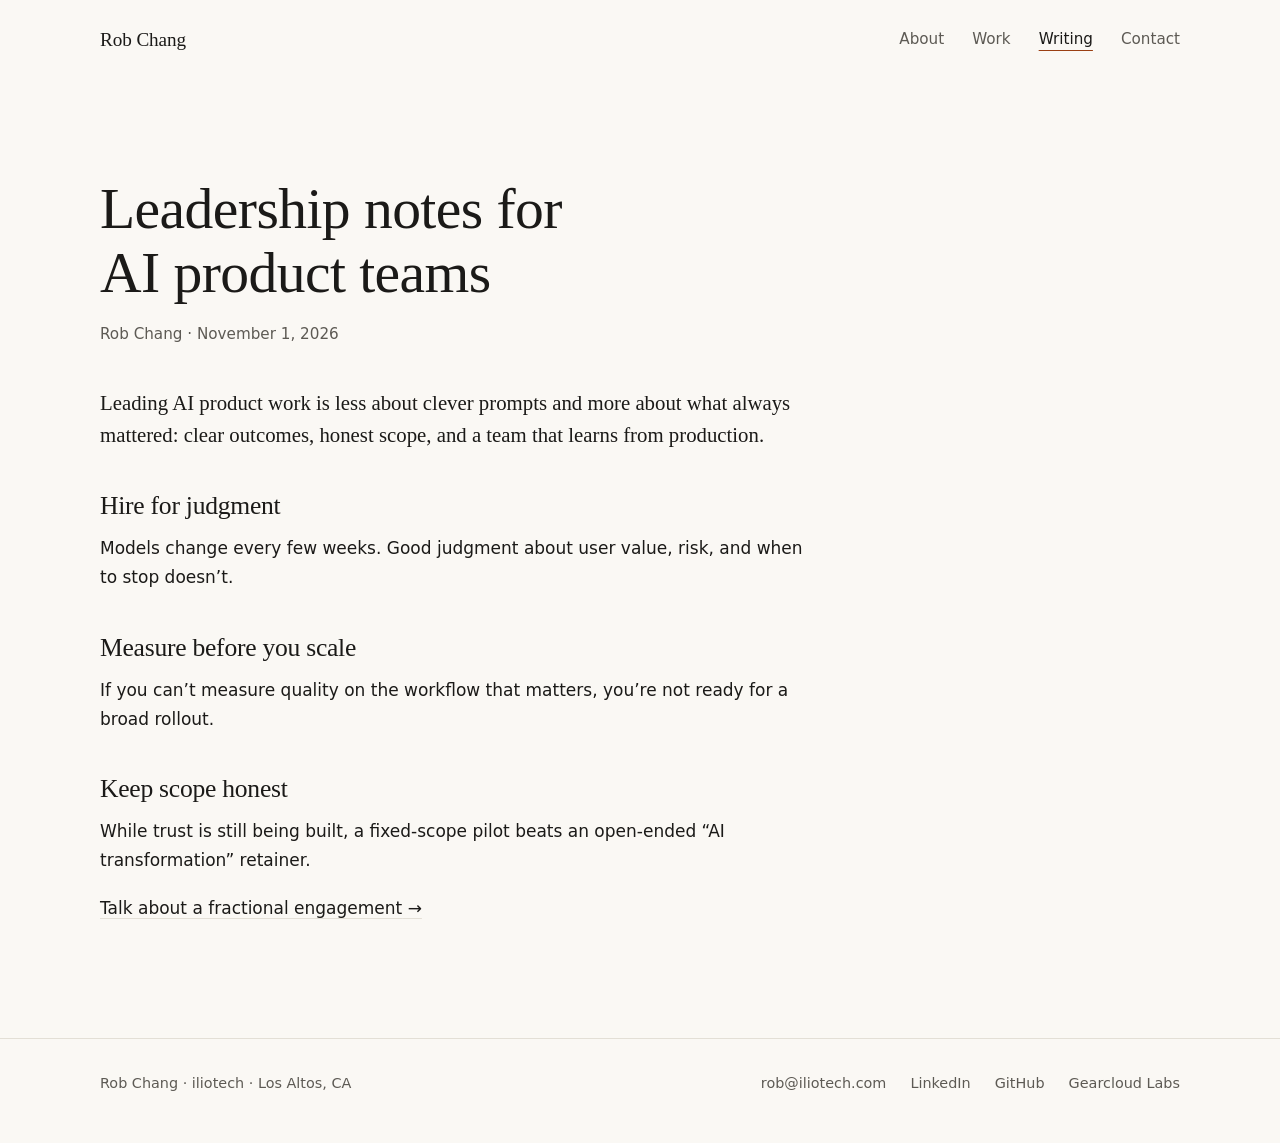
<file: insights/leadership-notes-ai-product.html>
<!DOCTYPE html>
<html lang="en">
<head>
  <meta charset="utf-8">
  <meta name="viewport" content="width=device-width, initial-scale=1">
  <title>Leadership notes for AI product teams — iliotech</title>
  <meta name="description" content="Hire for judgment, measure quality, and keep scope honest when leading AI product teams.">
  <meta name="author" content="Rob Chang">
  <link rel="canonical" href="https://iliotech.com/insights/leadership-notes-ai-product.html">
  <meta name="robots" content="index,follow">
  <meta name="theme-color" content="#faf8f4">
  <meta property="og:type" content="website">
  <meta property="og:site_name" content="iliotech">
  <meta property="og:title" content="Leadership notes for AI product teams — iliotech">
  <meta property="og:description" content="Hire for judgment, measure quality, and keep scope honest when leading AI product teams.">
  <meta property="og:url" content="https://iliotech.com/insights/leadership-notes-ai-product.html">
  <meta property="og:image" content="https://iliotech.com/assets/og-default.svg">
  <meta name="twitter:card" content="summary_large_image">
  <meta name="twitter:title" content="Leadership notes for AI product teams — iliotech">
  <meta name="twitter:description" content="Hire for judgment, measure quality, and keep scope honest when leading AI product teams.">
  <meta name="twitter:image" content="https://iliotech.com/assets/og-default.svg">
  <link rel="icon" href="../favicon.svg" type="image/svg+xml">
  <link rel="stylesheet" href="../css/styles.css">
  <!-- TODO: privacy-friendly analytics (Plausible or GoatCounter). Example:
  <script defer data-domain="iliotech.com" src="https://plausible.io/js/script.js"></script>
  -->
</head>
<body>
<a class="skip-link" href="#main">Skip to content</a>
<header class="site-header">
  <div class="wrap nav">
    <a class="brand" href="../">Rob Chang</a>
    <button type="button" class="nav-toggle" aria-expanded="false" aria-controls="nav-menu">Menu</button>
    <nav aria-label="Primary" id="nav-menu" class="nav-links-wrap">
      <ul class="nav-links"><li><a href="../about/">About</a></li><li><a href="../work/">Work</a></li><li><a href="../insights/" aria-current="page">Writing</a></li><li><a href="../contact/">Contact</a></li></ul>
    </nav>
  </div>
</header>

<main id="main">

  <article class="article">
    <div class="wrap">
      <header class="page-hero" style="padding-bottom:0">
        <h1>Leadership notes for AI product teams</h1>
        <p class="byline">Rob Chang &middot; November 1, 2026</p>
      </header>
      <div class="prose">
        <p>Leading AI product work is less about clever prompts and more about what always mattered: clear outcomes, honest scope, and a team that learns from production.</p>
        <h2>Hire for judgment</h2>
        <p>Models change every few weeks. Good judgment about user value, risk, and when to stop doesn&rsquo;t.</p>
        <h2>Measure before you scale</h2>
        <p>If you can&rsquo;t measure quality on the workflow that matters, you&rsquo;re not ready for a broad rollout.</p>
        <h2>Keep scope honest</h2>
        <p>While trust is still being built, a fixed-scope pilot beats an open-ended &ldquo;AI transformation&rdquo; retainer.</p>
        <p><a class="arrow" href="../contact/">Talk about a fractional engagement</a></p>
      </div>
    </div>
  </article>
</main>

<footer class="site-footer">
  <div class="wrap footer-inner">
    <p>Rob Chang &middot; iliotech &middot; Los Altos, CA</p>
    <ul class="footer-links"><li><a href="mailto:rob@iliotech.com">rob@iliotech.com</a></li> <li><a href="https://www.linkedin.com/in/robchang1" rel="noopener">LinkedIn</a></li> <li><a href="https://github.com/robchang" rel="noopener">GitHub</a></li> <li><a href="https://gearcloudlabs.com" rel="noopener">Gearcloud Labs</a></li></ul>
  </div>
</footer>
<script src="../js/main.js" defer></script>
</body>
</html>
</file>
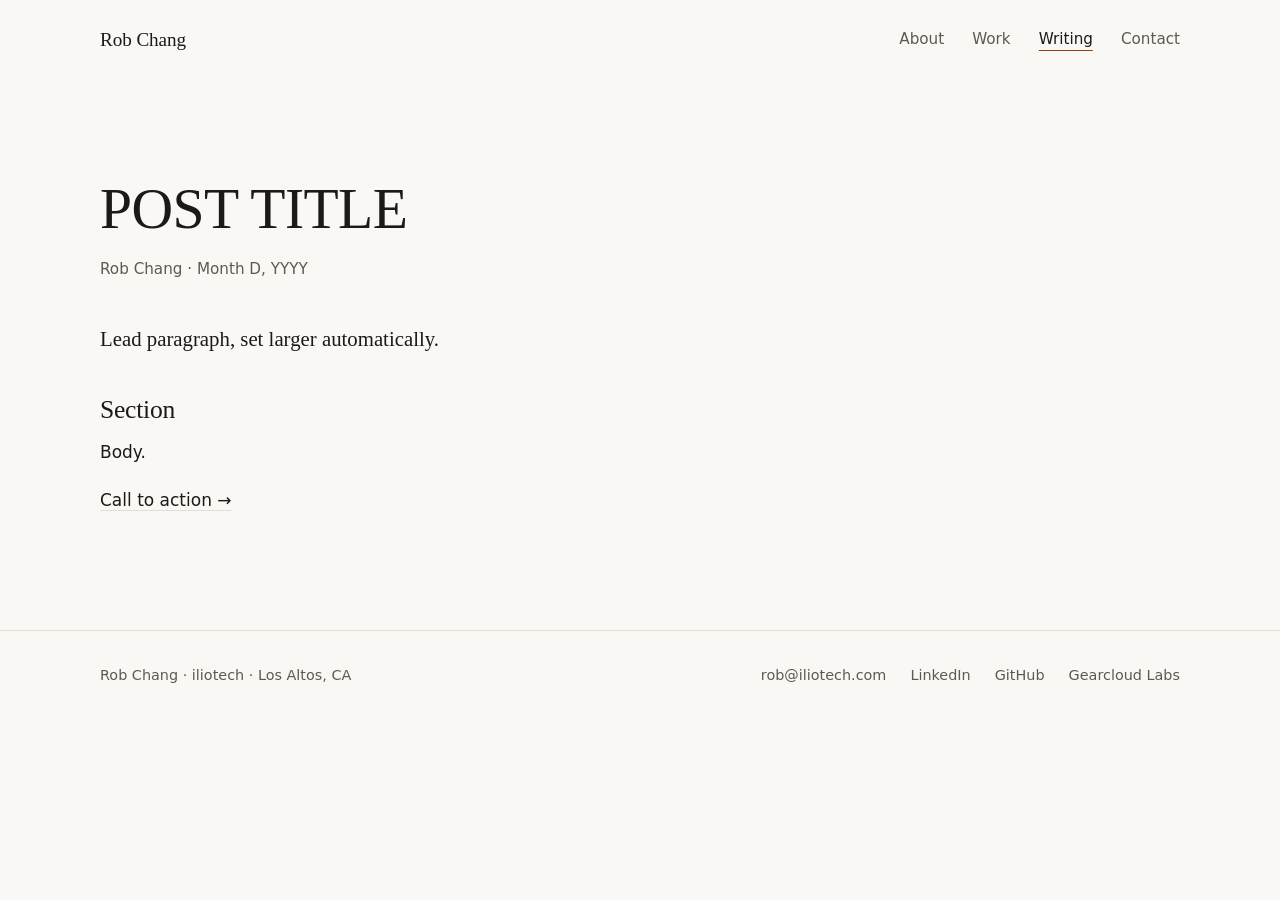
<file: templates/insight.html>
<!DOCTYPE html>
<html lang="en">
<head>
  <meta charset="utf-8">
  <meta name="viewport" content="width=device-width, initial-scale=1">
  <title>POST TITLE — iliotech</title>
  <meta name="description" content="One-sentence summary.">
  <meta name="author" content="Rob Chang">
  <link rel="canonical" href="https://iliotech.com/insights/your-slug.html">
  <meta name="robots" content="noindex">
  <meta name="theme-color" content="#faf8f4">
  <meta property="og:type" content="website">
  <meta property="og:site_name" content="iliotech">
  <meta property="og:title" content="POST TITLE — iliotech">
  <meta property="og:description" content="One-sentence summary.">
  <meta property="og:url" content="https://iliotech.com/insights/your-slug.html">
  <meta property="og:image" content="https://iliotech.com/assets/og-default.svg">
  <meta name="twitter:card" content="summary_large_image">
  <meta name="twitter:title" content="POST TITLE — iliotech">
  <meta name="twitter:description" content="One-sentence summary.">
  <meta name="twitter:image" content="https://iliotech.com/assets/og-default.svg">
  <link rel="icon" href="../favicon.svg" type="image/svg+xml">
  <link rel="stylesheet" href="../css/styles.css">
  <!-- TODO: privacy-friendly analytics (Plausible or GoatCounter). Example:
  <script defer data-domain="iliotech.com" src="https://plausible.io/js/script.js"></script>
  -->
</head>
<body>
<a class="skip-link" href="#main">Skip to content</a>
<header class="site-header">
  <div class="wrap nav">
    <a class="brand" href="../">Rob Chang</a>
    <button type="button" class="nav-toggle" aria-expanded="false" aria-controls="nav-menu">Menu</button>
    <nav aria-label="Primary" id="nav-menu" class="nav-links-wrap">
      <ul class="nav-links"><li><a href="../about/">About</a></li><li><a href="../work/">Work</a></li><li><a href="../insights/" aria-current="page">Writing</a></li><li><a href="../contact/">Contact</a></li></ul>
    </nav>
  </div>
</header>

<main id="main">

  <article class="article">
    <div class="wrap">
      <header class="page-hero" style="padding-bottom:0">
        <h1>POST TITLE</h1>
        <p class="byline">Rob Chang &middot; Month D, YYYY</p>
      </header>
      <div class="prose">
        <p>Lead paragraph, set larger automatically.</p>
        <h2>Section</h2>
        <p>Body.</p>
        <p><a class="arrow" href="../contact/">Call to action</a></p>
      </div>
    </div>
  </article>
</main>

<footer class="site-footer">
  <div class="wrap footer-inner">
    <p>Rob Chang &middot; iliotech &middot; Los Altos, CA</p>
    <ul class="footer-links"><li><a href="mailto:rob@iliotech.com">rob@iliotech.com</a></li> <li><a href="https://www.linkedin.com/in/robchang1" rel="noopener">LinkedIn</a></li> <li><a href="https://github.com/robchang" rel="noopener">GitHub</a></li> <li><a href="https://gearcloudlabs.com" rel="noopener">Gearcloud Labs</a></li></ul>
  </div>
</footer>
<script src="../js/main.js" defer></script>
</body>
</html>
</file>
<file: css/styles.css>
/* v2 editorial design: warm paper, ink text, one accent. No build step. */
:root {
  --bg: #faf8f4;
  --text: #1b1a18;
  --muted: #5d5a54;
  --rule: #e3dfd6;
  --accent: #9a3f12;
  --accent-hover: #7a3110;
  --accent-soft: rgba(154,63,18,.08);
  --serif: "Iowan Old Style", "Palatino Linotype", Palatino, Charter, "Bitstream Charter", "Sitka Text", Cambria, Georgia, serif;
  --sans: system-ui, -apple-system, "Segoe UI", Roboto, "Helvetica Neue", Arial, sans-serif;
  --max: 1080px;
  --measure: 65ch;
  --space: clamp(4rem, 9vw, 7.5rem);
}
*, *::before, *::after { box-sizing: border-box; }
html { -webkit-text-size-adjust: 100%; }
body {
  margin: 0; background: var(--bg); color: var(--text);
  font-family: var(--sans); font-size: 1.0625rem; line-height: 1.7;
  -webkit-font-smoothing: antialiased; text-rendering: optimizeLegibility;
}
img, svg { max-width: 100%; height: auto; display: block; }
p { margin: 0 0 1.1em; }
p:last-child { margin-bottom: 0; }
a { color: var(--text); text-decoration-line: underline; text-decoration-color: var(--rule);
    text-decoration-thickness: 1px; text-underline-offset: .22em; transition: color .15s, text-decoration-color .15s; }
a:hover { color: var(--accent); text-decoration-color: currentColor; }
:focus-visible { outline: 2px solid var(--accent); outline-offset: 3px; border-radius: 2px; }
.skip-link { position: absolute; left: -9999px; top: 0; background: var(--text); color: var(--bg); padding: .5rem 1rem; z-index: 100; }
.skip-link:focus { left: 1rem; top: 1rem; }
.wrap { width: min(100% - 2.5rem, var(--max)); margin-inline: auto; }

/* Header */
.site-header { padding: 1.5rem 0; }
.nav { display: flex; align-items: center; justify-content: space-between; gap: 1rem; flex-wrap: wrap; }
.brand { font-family: var(--serif); font-size: 1.2rem; text-decoration: none; color: var(--text); letter-spacing: -.005em; }
.brand:hover { color: var(--text); }
.brand .dot { color: var(--accent); }
.nav-links { display: flex; gap: 1.75rem; list-style: none; margin: 0; padding: 0; font-size: .95rem; }
.nav-links a { color: var(--muted); text-decoration: none; }
.nav-links a:hover, .nav-links a[aria-current="page"] { color: var(--text); }
.nav-links a[aria-current="page"] { text-decoration: underline; text-decoration-color: var(--accent); text-underline-offset: .4em; }
.nav-toggle { display: none; }
@media (max-width: 640px) {
  .nav-toggle { display: inline-block; background: none; border: 0; padding: .25rem 0; font: inherit; font-size: .95rem; color: var(--text); cursor: pointer; }
  .nav-links-wrap { display: none; width: 100%; }
  .nav-links-wrap.is-open { display: block; }
  .nav-links { flex-direction: column; gap: 0; padding: .75rem 0 0; border-top: 1px solid var(--rule); margin-top: .75rem; }
  .nav-links a { display: block; padding: .55rem 0; font-size: 1.05rem; }
}

/* Type */
h1, h2, h3 { font-family: var(--serif); font-weight: 400; color: var(--text); letter-spacing: -.01em; }
h1 { font-size: clamp(2.15rem, 5.4vw, 3.6rem); line-height: 1.12; margin: 0; max-width: 20ch; text-wrap: balance; }
h2 { font-size: clamp(1.5rem, 3vw, 1.9rem); line-height: 1.25; margin: 0 0 1rem; text-wrap: balance; }
h3 { font-size: 1.3rem; line-height: 1.3; margin: 0 0 .35rem; }
.lede { font-size: clamp(1.1rem, 2vw, 1.25rem); color: var(--muted); max-width: 48ch; margin: 1.5rem 0 0; }
.muted { color: var(--muted); }
.small { font-size: .9rem; }

/* Hero */
.hero { padding: clamp(3.5rem, 10vw, 8rem) 0 clamp(3rem, 7vw, 5.5rem); }
.page-hero { padding: clamp(3rem, 8vw, 6rem) 0 clamp(1.5rem, 4vw, 3rem); }
.actions { display: flex; flex-wrap: wrap; align-items: center; gap: 1rem 1.75rem; margin-top: 2.25rem; }
.btn { display: inline-block; padding: .8rem 1.35rem; border-radius: 6px; background: var(--accent); color: #fff;
       text-decoration: none; font-weight: 500; font-size: 1rem; line-height: 1.2; border: 0; cursor: pointer; font-family: var(--sans); }
.btn:hover { background: var(--accent-hover); color: #fff; }
.quiet { color: var(--muted); text-decoration: none; }
.quiet:hover { color: var(--accent); }
.arrow::after { content: " \2192"; }

/* Sections: label column + body column (Swiss-style) */
.section { padding: var(--space) 0 0; }
.section:last-of-type { padding-bottom: var(--space); }
.split { display: grid; gap: 1rem; border-top: 1px solid var(--rule); padding-top: 1.75rem; }
.label { font-family: var(--sans); font-size: .9rem; font-weight: 500; color: var(--muted); letter-spacing: .01em; margin: 0; }
.body { max-width: var(--measure); }
.body > h2:first-child { margin-top: 0; }
@media (min-width: 860px) {
  .split { grid-template-columns: 1fr 3fr; gap: 2.5rem; }
  .label { padding-top: .35rem; }
}
.big { font-family: var(--serif); font-size: clamp(1.3rem, 2.4vw, 1.6rem); line-height: 1.45; }

/* Plain lines (what I do) */
.lines { list-style: none; margin: 0; padding: 0; }
.lines li { font-family: var(--serif); font-size: clamp(1.2rem, 2.2vw, 1.45rem); line-height: 1.45; padding: .2rem 0 1rem; }
.lines li span { display: block; font-family: var(--sans); font-size: 1rem; color: var(--muted); margin-top: .2rem; }

/* Typographic rows (work, offers) */
.rows { list-style: none; margin: 0; padding: 0; }
.rows > li { padding: 1.4rem 0; border-bottom: 1px solid var(--rule); scroll-margin-top: 1.5rem; }
.rows > li:first-child { padding-top: 0; }
.rows > li:last-child { border-bottom: 0; padding-bottom: 0; }
.rows h3 { margin: 0 0 .3rem; }
.rows h3 a { text-decoration: none; }
.rows h3 a:hover { text-decoration: underline; }
.rows p { margin: 0; color: var(--muted); }
.rows .meta { margin-top: .4rem; font-size: .95rem; color: var(--muted); }
.rows .meta a { color: var(--muted); }
.rows .meta a:hover { color: var(--accent); }
.price { font-variant-numeric: tabular-nums; color: var(--text); }
.tag { font-size: .85rem; color: var(--muted); font-family: var(--sans); font-weight: 400; margin-left: .35rem; }

/* Closing CTA */
.closing { padding: var(--space) 0; }
.closing .split { border-top: 1px solid var(--rule); }
.closing h2 { font-size: clamp(1.8rem, 4vw, 2.6rem); max-width: 18ch; }

/* Prose (articles) */
.prose { max-width: var(--measure); }
.prose h2 { margin: 2.5rem 0 .75rem; font-size: 1.6rem; }
.prose ul { padding-left: 1.2rem; }
.prose li { margin: .3rem 0; }
.article { padding-bottom: var(--space); }
.article .byline { color: var(--muted); font-size: .95rem; margin: 1rem 0 2.5rem; }
.article .prose > p:first-of-type { font-family: var(--serif); font-size: 1.3rem; line-height: 1.5; }

/* Posts list */
.posts { list-style: none; margin: 0; padding: 0; }
.posts li { padding: 0 0 1.5rem; }
.posts a { font-family: var(--serif); font-size: 1.35rem; text-decoration: none; }
.posts a:hover { text-decoration: underline; }
.posts .date { display: block; font-size: .9rem; color: var(--muted); }

/* Timeline */
.timeline { list-style: none; margin: 0; padding: 0; }
.timeline li { padding: 0 0 1.4rem; }
.timeline strong { font-weight: 600; }
.timeline .muted { display: block; }

/* Forms */
.form { max-width: 34rem; }
.form label { display: block; font-size: .95rem; margin: 1.1rem 0 .35rem; }
.form input, .form textarea, .form select {
  width: 100%; padding: .7rem .8rem; font: inherit; color: var(--text); background: #fff;
  border: 1px solid #cfcac0; border-radius: 6px; }
.form input:focus, .form textarea:focus, .form select:focus { outline: 2px solid var(--accent); outline-offset: 1px; border-color: var(--accent); }
.form textarea { min-height: 9rem; resize: vertical; }
.form .btn { margin-top: 1.5rem; }
.form .hint { font-size: .9rem; color: var(--muted); margin-top: .9rem; }

/* Footer */
.site-footer { border-top: 1px solid var(--rule); padding: 2rem 0 3rem; font-size: .9rem; color: var(--muted); }
.footer-inner { display: flex; flex-wrap: wrap; gap: 1rem 2rem; justify-content: space-between; align-items: baseline; }
.footer-inner p { margin: 0; }
.footer-links { display: flex; flex-wrap: wrap; gap: .5rem 1.5rem; list-style: none; margin: 0; padding: 0; }
.site-footer a { color: var(--muted); text-decoration: none; }
.site-footer a:hover { color: var(--accent); text-decoration: underline; }
.visually-hidden { position: absolute !important; width: 1px; height: 1px; padding: 0; margin: -1px; overflow: hidden; clip: rect(0,0,0,0); white-space: nowrap; border: 0; }
@media (prefers-reduced-motion: reduce) { * { transition: none !important; } }
</file>
